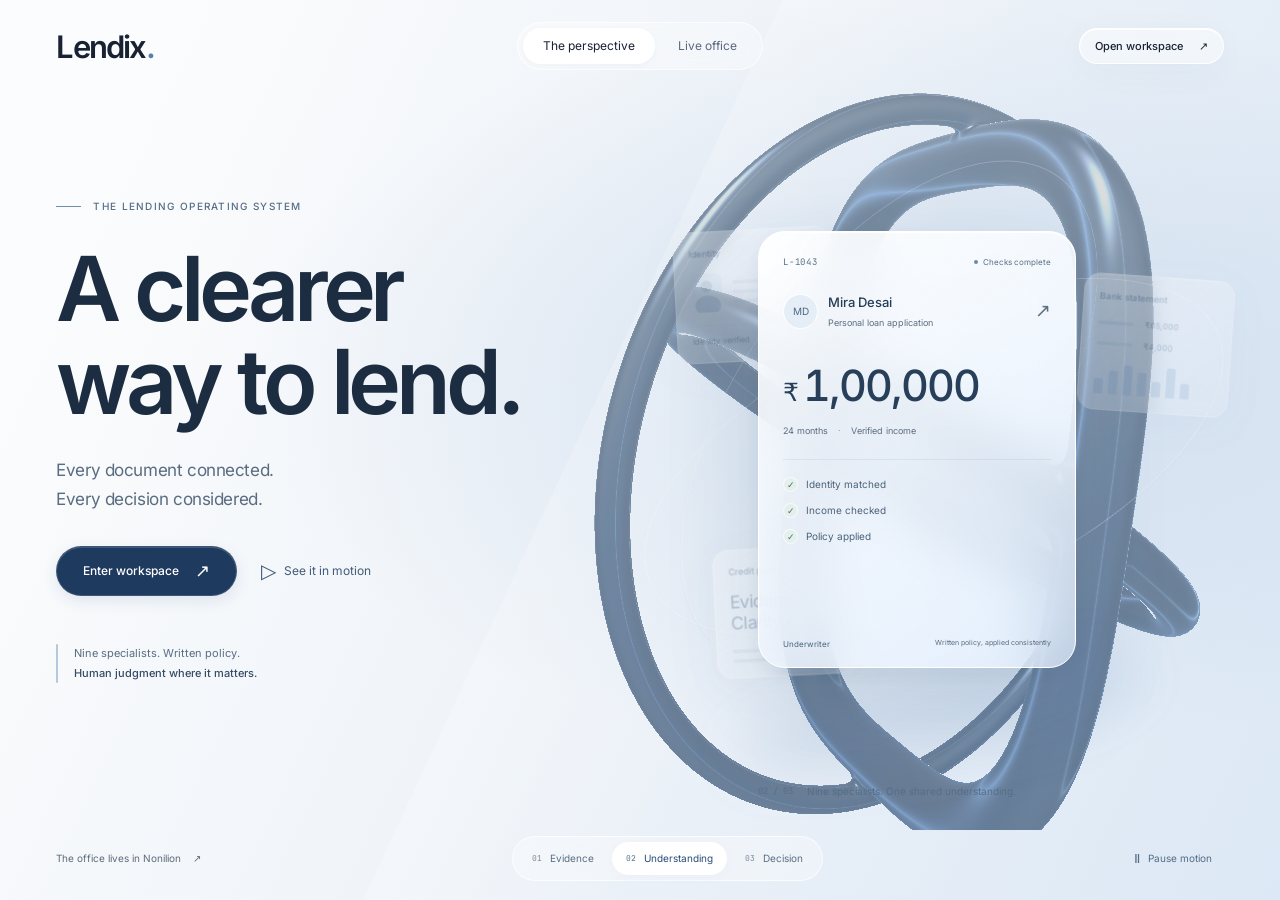
<file: static/index.html>
<!doctype html>
<html lang="en">
<head>
  <meta charset="utf-8"><meta name="viewport" content="width=device-width, initial-scale=1"><meta name="theme-color" content="#edf3fa">
  <meta name="description" content="Lendix brings evidence, written credit policy and human judgment into one considered lending process.">
  <title>Lendix · A clearer way to lend</title>
  <link rel="icon" href="/static/favicon.svg" type="image/svg+xml">
  <link rel="stylesheet" href="/static/system.css"><link rel="stylesheet" href="/static/landing.css">
  <script src="/static/landing.js" defer></script>
</head>
<body class="landing-page">
  <a class="skip-link" href="#landing-main">Skip to content</a>
  <div class="landing-wash" aria-hidden="true"></div>
  <header class="landing-nav">
    <a class="wordmark" href="/" aria-label="Lendix home">Lendix<span class="wordmark-period">.</span></a>
    <nav class="nav-switch" aria-label="Main navigation"><a href="/" aria-current="page">The perspective</a><a href="/office">Live office</a></nav>
    <a class="button small ghost nav-enter" href="/app">Open workspace <span aria-hidden="true">↗</span></a>
  </header>
  <main id="landing-main" class="landing-main">
    <div class="hero-copy">
      <p class="hero-eyebrow"><span class="eyebrow-line" aria-hidden="true"></span>The lending operating system</p>
      <h1>A clearer<br> way to lend.</h1>
      <p class="hero-description">Every document connected.<br>Every decision considered.</p>
      <div class="hero-actions"><a class="button hero-primary" href="/app">Enter workspace <span aria-hidden="true">↗</span></a><button id="process-replay" class="hero-secondary" type="button"><span class="play-mark" aria-hidden="true">▷</span> See it in motion</button></div>
      <div class="hero-principle"><span class="principle-rule" aria-hidden="true"></span><p>Nine specialists. Written policy.<br><strong>Human judgment where it matters.</strong></p></div>
    </div>
    <section class="engine-stage" aria-label="A visual journey from lending evidence to a policy decision">
      <canvas id="glass-engine" aria-hidden="true"></canvas>
      <div class="engine-fallback" aria-hidden="true"><div></div><div></div><div></div></div>
      <div class="orbital orbit-one" aria-hidden="true"></div><div class="orbital orbit-two" aria-hidden="true"></div>
      <div class="source-document source-identity" aria-hidden="true"><span class="source-tab">Identity</span><div class="identity-layout"><span class="identity-portrait"></span><div class="source-lines"><i></i><i></i><i></i></div></div><span class="source-check">Identity verified <b>✓</b></span></div>
      <div class="source-document source-statement" aria-hidden="true"><span class="source-tab">Bank statement</span><div class="statement-line"><i></i><span>₹65,000</span></div><div class="statement-line"><i></i><span>₹4,000</span></div><div class="source-chart"><i></i><i></i><i></i><i></i><i></i><i></i><i></i></div></div>
      <div class="source-document source-policy" aria-hidden="true"><span class="source-tab">Credit policy</span><span class="policy-expression">Evidence in.<br>Clarity out.</span><div class="source-lines"><i></i><i></i></div></div>
      <div class="dossier-shadow" aria-hidden="true"></div>
      <article class="hero-dossier" aria-label="Illustrated application L-1043, Mira Desai, one lakh rupees">
        <div class="dossier-top"><span class="mono">L-1043</span><span class="dossier-live"><i></i><span id="dossier-stage">Evidence connected</span></span></div>
        <div class="dossier-person"><span class="dossier-avatar">MD</span><div><span class="dossier-name">Mira Desai</span><span class="dossier-type">Personal loan application</span></div><span class="dossier-arrow" aria-hidden="true">↗</span></div>
        <div class="dossier-amount"><span class="currency">₹</span><span>1,00,000</span></div>
        <div class="dossier-meta"><span>24 months</span><span class="meta-dot">·</span><span>Verified income</span></div>
        <div class="dossier-divider"></div>
        <div class="dossier-checks"><span><i class="check-symbol">✓</i> Identity matched</span><span><i class="check-symbol">✓</i> Income checked</span><span><i class="check-symbol">✓</i> Policy applied</span></div>
        <div class="dossier-result"><span class="result-symbol" aria-hidden="true">✓</span><div><span class="result-title">Approved by policy</span><span class="result-caption">Every reason. On record.</span></div><span class="result-seal">v1</span></div>
        <div class="dossier-bottom"><span>Underwriter</span><span>Written policy, applied consistently</span></div>
      </article>
      <div class="policy-notification" aria-hidden="true"><span class="notification-mark">✓</span><div><strong>The whole picture.</strong><span>One considered decision.</span></div></div>
      <div class="scene-caption"><span class="scene-index" id="scene-index">01 / 03</span><span id="scene-caption">A complete picture begins with evidence.</span></div>
    </section>
  </main>
  <footer class="landing-footer">
    <a class="footer-note nonilion-room-link" href="https://www.nonilion.com/room/emp-3j51-ge67-xbc7" target="_blank" rel="noopener noreferrer">The office lives in Nonilion <span aria-hidden="true">↗</span></a>
    <div class="chapter-control" role="group" aria-label="Animation chapters"><button type="button" data-chapter="0" aria-pressed="true"><span>01</span> Evidence</button><button type="button" data-chapter="1" aria-pressed="false"><span>02</span> Understanding</button><button type="button" data-chapter="2" aria-pressed="false"><span>03</span> Decision</button></div>
    <button id="motion-toggle" class="motion-toggle" type="button" aria-pressed="false"><span aria-hidden="true" id="motion-symbol">Ⅱ</span><span id="motion-label">Pause motion</span></button>
  </footer>
</body>
</html>
</file>
<file: static/system.css>
@font-face{font-family:Inter;src:url('/static/fonts/inter-latin-400-normal.woff2') format('woff2');font-weight:400;font-display:swap}
@font-face{font-family:Inter;src:url('/static/fonts/inter-latin-500-normal.woff2') format('woff2');font-weight:500;font-display:swap}
@font-face{font-family:Inter;src:url('/static/fonts/inter-latin-600-normal.woff2') format('woff2');font-weight:600;font-display:swap}
@font-face{font-family:Inter;src:url('/static/fonts/inter-latin-700-normal.woff2') format('woff2');font-weight:700;font-display:swap}
@font-face{font-family:'Instrument Serif';src:url('/static/fonts/instrument-serif-latin-400-italic.woff2') format('woff2');font-style:italic;font-weight:400;font-display:swap}
@font-face{font-family:'JetBrains Mono';src:url('/static/fonts/jetbrains-mono-latin-400-normal.woff2') format('woff2');font-weight:400;font-display:swap}
:root{
  --paper:#f3f6fa;--surface:#fff;--ink:#182233;--muted:#5b697c;--hairline:rgba(84,109,141,.16);
  --accent:#234c80;--amber:#a94f12;--green:#28694f;--blue-wash:#eaf1fa;--amber-wash:#fff2e5;--green-wash:#eaf4ee;
  --mono:'JetBrains Mono',monospace;--serif:'Instrument Serif',Georgia,serif;--radius:22px;--ease:220ms cubic-bezier(.2,.75,.2,1);
  --glass:rgba(255,255,255,.64);--glass-strong:rgba(255,255,255,.88);--glass-line:rgba(255,255,255,.95);
  --shadow:0 8px 36px #2d537b09,0 1px 3px #2d537b05,inset 0 1px 0 #ffffff;
}
*{box-sizing:border-box}html{scroll-behavior:smooth}body{margin:0;color:var(--ink);font:14px/1.5 Inter,-apple-system,BlinkMacSystemFont,sans-serif;-webkit-font-smoothing:antialiased;background:#eff4fa}button,input,select,textarea{font:inherit;color:inherit}button,a,input,select,textarea,summary{touch-action:manipulation}button,summary{cursor:pointer}button:disabled{cursor:default;opacity:.45}button{appearance:none;-webkit-appearance:none;transition:background var(--ease),border-color var(--ease),box-shadow var(--ease),transform var(--ease)}h1,h2,h3,p{margin:0}h1,h2,h3{font-weight:600}a{color:var(--accent);text-underline-offset:4px}button svg,a svg{flex:none}[hidden]{display:none!important}:focus-visible{outline:3px solid #3777b7;outline-offset:4px}input,textarea,select{accent-color:var(--accent)}
.sr-only{position:absolute;width:1px;height:1px;overflow:hidden;clip:rect(0,0,0,0);white-space:nowrap}.skip-link{position:fixed;top:12px;left:16px;z-index:100;padding:10px 18px;border-radius:99px;background:#fff;transform:translateY(-160%)}.skip-link:focus{transform:none}.mono,.eyebrow{font-family:var(--mono);font-size:10px;letter-spacing:.09em;text-transform:uppercase;line-height:1.6}.eyebrow{color:var(--muted)}.muted{color:var(--muted)}.quiet-notice{font-size:11px;color:var(--muted)}.wordmark{color:var(--ink);font-size:27px;line-height:1;font-weight:600;letter-spacing:-1.5px;text-decoration:none}.wordmark-period{color:#5780af}.site-header{display:flex;justify-content:space-between;align-items:center;gap:24px;border:1px solid var(--glass-line);background:var(--glass);box-shadow:var(--shadow);backdrop-filter:blur(28px) saturate(150%);-webkit-backdrop-filter:blur(28px) saturate(150%);border-radius:24px;height:70px;padding:0 28px}.header-left,.header-nav{display:flex;gap:24px;align-items:center}.header-nav a{font-size:12px;text-decoration:none}.header-nav a:hover{text-decoration:underline}.header-divider{height:18px;width:1px;background:var(--hairline)}.header-page{color:var(--muted);font-size:12px}.nav-switch{display:flex;align-items:center;background:#dce6f044;padding:4px;border-radius:99px;border:1px solid #fff8;gap:3px}.nav-switch a{padding:8px 16px;border-radius:99px;color:var(--muted);font-size:12px;text-decoration:none;white-space:nowrap}.nav-switch a[aria-current=page]{background:#fff;color:var(--ink);box-shadow:0 2px 7px #234c800a}.nav-switch a:hover{color:var(--ink)}.button{display:inline-flex;align-items:center;justify-content:center;gap:16px;min-height:44px;padding:11px 20px;border:1px solid #ffffff24;border-radius:99px;background:var(--accent);box-shadow:0 5px 16px #234c801c,inset 0 1px 0 #ffffff28;color:white;font-size:12px;font-weight:500;text-decoration:none;white-space:nowrap}.button:hover{background:#193b65;box-shadow:0 6px 20px #234c802c}.button:active{transform:scale(.985)}.button.ghost{background:#ffffff7a;border-color:#ffffffd9;color:var(--ink);box-shadow:var(--shadow)}.button.ghost:hover{background:#fff}.button.small{min-height:36px;padding:8px 15px;font-size:11px}.text-button{border:0;background:none;color:var(--accent);padding:6px 0;font-size:12px;text-align:left;text-decoration:underline;text-underline-offset:4px}.pill{display:inline-flex;gap:6px;align-items:center;border:1px solid var(--hairline);border-radius:99px;font-size:10px;font-weight:500;white-space:nowrap;padding:5px 9px;background:#ffffffbc}.pill-dot{height:5px;width:5px;border-radius:50%;background:currentColor}.pill.green{color:var(--green);background:var(--green-wash);border-color:#28694f16}.pill.amber{color:var(--amber);background:var(--amber-wash);border-color:#a94f121a}.pill.blue{color:var(--accent);background:var(--blue-wash);border-color:#234c8016}.field{display:grid;gap:8px;font-size:12px;font-weight:500}.field input,.field select,.field textarea{width:100%;min-height:44px;padding:12px 14px;border:1px solid #ced9e5;background:#ffffffd9;border-radius:13px;font-size:14px}.field textarea{resize:vertical;line-height:1.6}.field-help{font-size:11px;font-weight:400;color:var(--muted)}.skeleton{display:block;height:14px;border-radius:5px;background:#dfe7f0;animation:quiet-pulse 1.8s ease-in-out infinite}.skeleton.short{width:40%}.skeleton.long{width:75%}.action-dialog{width:min(520px,calc(100vw - 32px));max-height:calc(100dvh - 40px);overflow:auto;border:1px solid #fff;border-radius:28px;padding:32px;background:#f7faffef;color:var(--ink);box-shadow:0 24px 100px #12315430,inset 0 1px #fff;backdrop-filter:blur(40px);-webkit-backdrop-filter:blur(40px)}.action-dialog::backdrop{background:#19365135;backdrop-filter:blur(7px)}.dialog-topline{display:flex;justify-content:space-between;align-items:center;margin-bottom:24px}.dialog-topline .mono{color:var(--muted)}.action-dialog h2{font-size:32px;line-height:1.05;letter-spacing:-1.2px;margin-top:10px}.dialog-description{font-size:12px;line-height:1.8;color:var(--muted);margin:18px 0 22px}.action-dialog .field{margin-top:18px}.action-dialog .button{width:100%;margin-top:24px}.form-error{font-size:12px;color:var(--amber);margin-top:16px}.toast{position:fixed;bottom:24px;left:50%;transform:translateX(-50%);max-width:calc(100vw - 32px);padding:12px 20px;background:#183653;color:#fff;border:1px solid #ffffff33;border-radius:99px;font-size:12px;z-index:100;box-shadow:0 8px 40px #18365325}.glass{border:1px solid var(--glass-line);background:var(--glass);box-shadow:var(--shadow);backdrop-filter:blur(28px) saturate(140%);-webkit-backdrop-filter:blur(28px) saturate(140%)}@keyframes quiet-pulse{50%{opacity:.45}}@keyframes appear{from{opacity:0;transform:translateY(8px)}to{opacity:1;transform:none}}@media(prefers-reduced-motion:reduce){html{scroll-behavior:auto}*,*::before,*::after{animation:none!important;transition:none!important;scroll-behavior:auto!important}}@media(prefers-reduced-transparency:reduce){.glass,.site-header,.action-dialog{background:#f7f9fc;backdrop-filter:none;-webkit-backdrop-filter:none}}@supports not(backdrop-filter:blur(1px)){.glass,.site-header,.action-dialog{background:#f7f9fc}}@media(max-width:650px){.site-header{padding:0 16px;height:62px;border-radius:21px}.wordmark{font-size:25px}.header-left,.header-nav{gap:12px}.nav-switch a{padding:7px 10px;font-size:11px}.action-dialog{padding:24px}.action-dialog h2{font-size:28px}.toast{border-radius:18px}}
</file>
<file: static/landing.css>
.landing-page{height:100svh;min-height:560px;overflow:hidden;background:#eef3f9;isolation:isolate}
.landing-wash{position:fixed;inset:0;z-index:-1;background:radial-gradient(ellipse at 74% 42%,#bfd2e88c,transparent 52%),linear-gradient(115deg,#fbfcfd 10%,#edf2f8 55%,#dce8f5);overflow:hidden}
.landing-wash::after{content:"";position:absolute;inset:0;background:linear-gradient(115deg,transparent 46%,#ffffff66 46.1%,transparent 62%);opacity:.55}
.landing-nav{height:92px;display:flex;align-items:center;justify-content:space-between;padding:0 clamp(28px,4.4vw,84px);gap:24px;position:relative;z-index:20}
.landing-nav .wordmark{font-size:31px;letter-spacing:-1.8px}.landing-nav .nav-switch{position:absolute;left:50%;transform:translateX(-50%);background:#ffffff50;border:1px solid #ffffffa8;padding:5px;backdrop-filter:blur(20px);-webkit-backdrop-filter:blur(20px)}.landing-nav .nav-switch a{padding:9px 20px}.nav-enter{min-height:39px;font-size:11px;padding:9px 18px}
.landing-main{z-index:1;isolation:isolate;height:calc(100svh - 176px);min-height:380px;position:relative;display:grid;grid-template-columns:45% 55%;align-items:center;padding:0 clamp(28px,4.4vw,84px)}
.hero-copy{position:relative;z-index:5;padding-bottom:26px}.hero-eyebrow{display:flex;align-items:center;gap:12px;text-transform:uppercase;letter-spacing:.13em;font-size:10px;font-weight:500;color:#556c86;margin-bottom:28px}.eyebrow-line{width:25px;height:1px;background:#718daa}.hero-copy h1{font-family:-apple-system,BlinkMacSystemFont,Inter,sans-serif;font-size:clamp(68px,7vw,124px);font-weight:600;line-height:1.04;letter-spacing:-.057em;color:#1c2d42}.hero-description{font-size:17px;line-height:1.7;color:#5a6c80;margin-top:28px;letter-spacing:-.025em}.hero-actions{display:flex;align-items:center;gap:24px;margin-top:32px}.hero-primary{height:50px;padding:0 26px;font-size:12px;background:#1e3a5f}.hero-primary span{font-size:18px}.hero-secondary{display:flex;gap:8px;align-items:center;border:0;background:none;padding:12px 0;font-size:12px;color:#425c77}.play-mark{font-size:20px;line-height:1}.hero-secondary:hover{text-decoration:underline;text-underline-offset:4px}.hero-principle{display:flex;gap:16px;margin-top:48px;align-items:stretch}.principle-rule{width:2px;background:#b5c8dc;border-radius:2px}.hero-principle p{font-size:11px;line-height:1.8;color:#596d83}.hero-principle strong{font-weight:500;color:#344c65}
.engine-stage{position:absolute;inset:-30px -4vw -14px 40%;isolation:isolate;perspective:1400px;--float:0;--phase:0;pointer-events:none}.engine-stage canvas{width:100%;height:100%;position:absolute;inset:0;z-index:-1}.engine-fallback{position:absolute;inset:12% 12% 10%;display:grid;place-items:center;z-index:-1;opacity:.85}.engine-fallback div{position:absolute;width:70%;aspect-ratio:1;border:22px solid #eff7ffab;border-radius:38%;box-shadow:inset 0 2px 4px #fff,0 25px 80px #6187b63b,inset 0 -15px 40px #8fb3dc3b;transform:rotate(-25deg) rotateY(35deg)}.engine-fallback div:nth-child(2){width:48%;transform:rotate(40deg) rotateX(60deg);border-width:18px}.engine-fallback div:nth-child(3){width:84%;transform:rotate(80deg) rotateY(70deg);border-width:12px}.webgl-ready .engine-fallback{opacity:0}
.orbital{position:absolute;border:1px solid #ffffff75;border-radius:50%;left:13%;top:16%;width:75%;height:66%;transform:rotate(-24deg) rotateX(57deg);box-shadow:0 1px 0 #557c9b13;opacity:.7}.orbit-two{transform:rotate(36deg) rotateY(64deg);left:10%;top:11%;width:78%;height:74%;opacity:.42}
.source-document{position:absolute;width:180px;padding:17px;background:linear-gradient(145deg,#ffffffed,#f4f8fe94);border:1px solid #fff;border-radius:18px;box-shadow:0 10px 40px #355d8d13,inset 0 1px 0 #fff;backdrop-filter:blur(12px);-webkit-backdrop-filter:blur(12px);transition:transform 1.3s cubic-bezier(.18,.7,.16,1),opacity 1s ease;z-index:1;will-change:transform;transform-style:preserve-3d}.source-tab{font-size:10px;color:#4e6a87;display:block;margin-bottom:15px;font-weight:500}.source-identity{left:10%;top:14%;transform:rotate(-13deg) rotateY(15deg)}.source-statement{right:5%;top:23%;width:168px;transform:rotate(12deg) rotateY(-15deg)}.source-policy{left:15%;bottom:13%;transform:rotate(-9deg) rotateX(12deg);width:161px}.identity-layout{display:flex;gap:12px;align-items:center}.identity-portrait{position:relative;width:36px;height:44px;background:#dce8f3;border-radius:8px;overflow:hidden}.identity-portrait::before{content:"";position:absolute;width:13px;height:13px;border-radius:50%;background:#a3b7cb;left:12px;top:8px}.identity-portrait::after{content:"";position:absolute;left:5px;bottom:-4px;width:29px;height:23px;background:#a3b7cb;border-radius:50%}.source-lines{display:flex;flex-direction:column;gap:7px;flex:1}.source-lines i{height:4px;background:#a9bdcf66;border-radius:99px;display:block;width:100%}.source-lines i:nth-child(2){width:70%}.source-lines i:nth-child(3){width:86%}.source-check{display:flex;justify-content:space-between;font-size:9px;color:#456b62;margin-top:15px;border-top:1px solid #6b8a9c16;padding-top:10px}.source-check b{font-weight:500}.statement-line{display:flex;align-items:center;gap:12px;font-size:9px;color:#4b637e;margin-top:10px}.statement-line i{height:4px;width:40px;background:#c3d1df;border-radius:99px}.source-chart{display:flex;gap:6px;align-items:end;height:37px;margin-top:12px}.source-chart i{width:10px;height:45%;background:#aac1db;border-radius:3px 3px 0 0}.source-chart i:nth-child(2n){height:70%}.source-chart i:nth-child(3n){height:90%}.policy-expression{font-size:20px;line-height:1.2;letter-spacing:-.6px;display:block;margin-bottom:18px;color:#4e6c8d}
.hero-dossier{position:absolute;left:30%;top:23%;width:318px;padding:23px 24px 17px;z-index:3;border:1px solid #fff;border-radius:27px;background:linear-gradient(145deg,#ffffffed,#f6faffda 45%,#e8f2ffad);box-shadow:0 35px 95px #2d527c27,0 8px 20px #2c4b6510,inset 0 1px 1px #fff;backdrop-filter:blur(26px) saturate(135%);-webkit-backdrop-filter:blur(26px) saturate(135%);transform:rotateY(-9deg) rotateX(5deg) rotateZ(-3deg);transition:transform 1.6s cubic-bezier(.2,.7,.15,1),box-shadow 1.4s ease;will-change:transform}.dossier-top{display:flex;align-items:center;justify-content:space-between;gap:10px;margin-bottom:24px;color:#596e84}.dossier-top .mono{font-size:9px}.dossier-live{display:flex;align-items:center;gap:5px;font-size:8px;white-space:nowrap}.dossier-live i{width:4px;height:4px;border-radius:50%;background:#668cab}.dossier-person{display:flex;gap:10px;align-items:center}.dossier-avatar{width:35px;height:35px;display:grid;place-items:center;flex:none;background:#e5edf6;border:1px solid #fff;border-radius:50%;font-size:10px;color:#506b86}.dossier-person>div{display:grid;gap:3px}.dossier-name{font-size:13px;font-weight:500;color:#233d57}.dossier-type{font-size:9px;color:#5d6e81}.dossier-arrow{margin-left:auto;font-size:19px;color:#5d6f81}.dossier-amount{font-size:43px;letter-spacing:-2px;font-weight:500;color:#273f59;margin-top:24px;font-variant-numeric:tabular-nums;display:flex;gap:4px;align-items:baseline}.dossier-amount .currency{font-size:25px;letter-spacing:0;font-weight:400}.dossier-meta{display:flex;gap:10px;font-size:9px;color:#5b6e80;margin-top:6px}.meta-dot{opacity:.6}.dossier-divider{height:1px;background:#6785a11f;margin:22px 0 17px}.dossier-checks{display:grid;gap:11px;font-size:10px;color:#4c637a}.dossier-checks>span{display:flex;gap:8px;align-items:center;opacity:.35;transform:translateX(4px);transition:opacity .65s ease,transform .8s ease}.check-symbol{font-style:normal;font-size:9px;display:grid;place-items:center;width:15px;height:15px;border-radius:50%;color:#52736b;background:#e4efece0;border:1px solid #ffffffae}.dossier-result{display:flex;align-items:center;gap:10px;padding:13px 12px;margin-top:19px;background:#edf6f1c2;border:1px solid #ffffffcc;border-radius:15px;opacity:0;transform:translateY(12px);transition:opacity .8s ease,transform 1s cubic-bezier(.2,.8,.2,1)}.result-symbol{display:grid;place-items:center;width:25px;height:25px;border-radius:50%;background:#d8ebdf;color:#376d53;font-size:12px}.dossier-result>div{display:grid;gap:3px}.result-title{font-size:10px;font-weight:500;color:#305f49}.result-caption{font-size:8px;color:#567264}.result-seal{font-family:var(--mono);margin-left:auto;font-size:9px;color:#557465}.dossier-bottom{display:flex;justify-content:space-between;gap:10px;margin-top:17px;font-size:7px;color:#5b6c7d}.dossier-bottom>span:first-child{font-size:8px;color:#46647e}.dossier-shadow{position:absolute;left:27%;top:80%;width:50%;height:10%;border-radius:50%;background:#6c92bf25;filter:blur(25px);transform:rotate(-12deg)}
.policy-notification{position:absolute;z-index:4;right:8%;bottom:14%;display:flex;gap:11px;align-items:center;border:1px solid #ffffffc9;background:#ffffffe0;box-shadow:0 10px 50px #365c7f1c;padding:15px 20px;border-radius:18px;backdrop-filter:blur(20px);-webkit-backdrop-filter:blur(20px);opacity:0;transform:translateY(20px);transition:opacity 1s ease,transform 1.1s cubic-bezier(.18,.75,.18,1)}.notification-mark{display:grid;place-items:center;flex:none;width:27px;height:27px;background:#e4f0e9;color:#376c51;border-radius:50%;font-size:13px}.policy-notification>div{display:grid;gap:3px}.policy-notification strong{font-size:11px;font-weight:500;color:#35536c}.policy-notification div span{font-size:9px;color:#586e81}.scene-caption{position:absolute;bottom:4%;left:30%;display:flex;gap:14px;align-items:center;font-size:10px;color:#556e86}.scene-index{font-family:var(--mono);font-size:9px;color:#577087}.scene-caption span:last-child{max-width:245px}
.landing-page[data-chapter="1"] .source-identity,.landing-page[data-chapter="2"] .source-identity{transform:translate(70px,50px) rotate(-3deg) scale(.88);opacity:.28}.landing-page[data-chapter="1"] .source-statement,.landing-page[data-chapter="2"] .source-statement{transform:translate(-50px,30px) rotate(4deg) scale(.9);opacity:.3}.landing-page[data-chapter="1"] .source-policy,.landing-page[data-chapter="2"] .source-policy{transform:translate(70px,-45px) rotate(-3deg) scale(.88);opacity:.35}.landing-page[data-chapter="1"] .hero-dossier{transform:rotateY(0deg) rotateX(0deg) rotateZ(0deg) translateY(-8px)}.landing-page[data-chapter="2"] .hero-dossier{transform:rotateY(0deg) rotateX(0deg) rotateZ(0deg) translateY(-16px);box-shadow:0 40px 110px #365d8525,0 5px 16px #3d669a18,inset 0 1px #fff}.landing-page[data-chapter="1"] .dossier-checks>span,.landing-page[data-chapter="2"] .dossier-checks>span{opacity:1;transform:none}.dossier-checks>span:nth-child(2){transition-delay:.4s}.dossier-checks>span:nth-child(3){transition-delay:.85s}.landing-page[data-chapter="2"] .dossier-result,.landing-page[data-chapter="2"] .policy-notification{opacity:1;transform:none}.landing-page[data-chapter="2"] .policy-notification{transition-delay:.6s}
.landing-footer{height:84px;display:flex;align-items:center;justify-content:space-between;padding:0 clamp(28px,4.4vw,84px);gap:24px;position:relative;z-index:10}.footer-note{font-size:10px;color:#5c6b7c}.chapter-control{display:flex;align-items:center;gap:4px;border:1px solid #ffffffb5;padding:5px;background:#ffffff4f;border-radius:99px;backdrop-filter:blur(20px);-webkit-backdrop-filter:blur(20px)}.chapter-control button{border:0;display:flex;align-items:center;gap:8px;border-radius:99px;background:transparent;color:#5a6f83;padding:9px 14px;font-size:10px}.chapter-control button span{font-family:var(--mono);font-size:8px;opacity:.8}.chapter-control button[aria-pressed=true]{background:#fff;color:#274d76;box-shadow:0 2px 10px #53728c0a}.motion-toggle{border:0;background:none;font-size:10px;display:flex;gap:8px;align-items:center;color:#526d86;padding:10px 0;min-width:90px}.motion-toggle>span:first-child{font-size:13px;line-height:1}.hero-copy,.engine-stage{opacity:1}@keyframes hero-enter{from{opacity:0;transform:translateY(18px)}to{opacity:1;transform:none}}@keyframes scene-enter{from{opacity:0;transform:translateY(20px) scale(.97)}to{opacity:1;transform:none}}
@media(min-width:1700px){.hero-dossier{width:370px;left:31%;top:24%;padding:28px}.dossier-name{font-size:15px}.dossier-amount{font-size:51px}.dossier-type,.dossier-meta,.dossier-checks{font-size:11px}.dossier-top{margin-bottom:28px}.dossier-checks{gap:14px}.dossier-result{padding:15px}.result-title{font-size:12px}.result-caption{font-size:10px}.dossier-bottom{font-size:8px}.dossier-bottom>span:first-child{font-size:9px}.source-document{width:210px;padding:22px}.source-tab{font-size:12px}.source-statement{width:190px}.source-policy{width:190px}.policy-notification{right:13%;bottom:14%;padding:20px 24px}.policy-notification strong{font-size:13px}.policy-notification div span{font-size:11px}.scene-caption{left:32%;bottom:5%}}
@media(max-width:1200px){.landing-main{grid-template-columns:44% 56%;padding-left:36px}.landing-nav,.landing-footer{padding-left:36px;padding-right:36px}.hero-copy h1{font-size:80px}.hero-description{font-size:15px}.hero-actions{gap:17px}.hero-primary{padding:0 20px}.hero-secondary{font-size:11px}.engine-stage{left:38%;right:-7%}.hero-dossier{left:27%;width:290px;padding:20px;top:23%}.source-document{width:152px;padding:14px}.source-identity{left:8%;top:13%}.source-statement{right:6%;top:22%;width:142px}.source-policy{left:12%;bottom:14%;width:144px}.policy-expression{font-size:18px}.dossier-amount{font-size:39px}.policy-notification{right:8%;bottom:12%;padding:13px 16px}.scene-caption{left:24%;bottom:4%;font-size:9px}.footer-note{max-width:160px;line-height:1.6}.chapter-control button{padding:8px 11px}}
@media(max-height:760px) and (min-width:761px){.landing-nav{height:78px}.landing-main{z-index:1;isolation:isolate;height:calc(100svh - 144px);min-height:350px}.landing-footer{height:66px}.hero-eyebrow{margin-bottom:20px}.hero-copy h1{font-size:clamp(62px,7vw,100px)}.hero-description{margin-top:20px;font-size:15px}.hero-actions{margin-top:23px}.hero-principle{margin-top:30px}.engine-stage{top:-15px;bottom:0}.hero-dossier{top:16%;width:288px;padding:18px 20px 14px}.dossier-top{margin-bottom:16px}.dossier-amount{margin-top:16px;font-size:37px}.dossier-divider{margin:16px 0 13px}.dossier-checks{gap:8px}.dossier-result{margin-top:13px;padding:10px}.dossier-bottom{margin-top:13px}.policy-notification{bottom:10%}.source-identity{top:5%}.source-statement{top:14%}.source-policy{bottom:13%}.scene-caption{bottom:1%}}
@media(max-width:760px){.landing-page{min-height:640px}.landing-nav{height:76px;padding:0 24px}.landing-nav .wordmark{font-size:28px}.landing-nav .nav-switch{display:none}.nav-enter{font-size:10px;padding:8px 13px;min-height:34px}.landing-main{z-index:1;isolation:isolate;height:calc(100svh - 144px);min-height:496px;display:block;padding:16px 24px 0}.hero-copy{text-align:center;padding:0}.hero-eyebrow{justify-content:center;font-size:8px;margin:2px 0 18px;gap:8px}.eyebrow-line{width:17px}.hero-copy h1{font-size:clamp(50px,10.7vw,76px);line-height:1;letter-spacing:-.067em}.hero-copy h1 br{display:none}.hero-description{font-size:13px;line-height:1.6;margin-top:16px}.hero-description br{display:none}.hero-actions{justify-content:center;margin-top:20px;gap:20px}.hero-primary{height:42px;min-height:42px;font-size:11px;padding:0 20px}.hero-secondary{font-size:10px;gap:5px}.play-mark{font-size:16px}.hero-principle{display:none}.engine-stage{inset:230px -35px 0;perspective:1200px}.hero-dossier{width:248px;left:calc(50% - 124px);top:6%;padding:16px 18px 12px;border-radius:22px}.dossier-top{margin-bottom:16px}.dossier-top .mono{font-size:8px}.dossier-live{font-size:7px}.dossier-person{gap:8px}.dossier-avatar{width:29px;height:29px;font-size:9px}.dossier-name{font-size:11px}.dossier-type{font-size:8px}.dossier-amount{font-size:33px;margin-top:16px}.dossier-amount .currency{font-size:20px}.dossier-meta{font-size:8px;margin-top:4px}.dossier-divider{margin:15px 0 12px}.dossier-checks{gap:8px;font-size:8px}.check-symbol{width:12px;height:12px;font-size:8px}.dossier-result{padding:9px 10px;margin-top:13px;border-radius:12px;gap:7px}.result-symbol{width:21px;height:21px;font-size:10px}.result-title{font-size:9px}.result-caption{font-size:7px}.dossier-bottom{font-size:6px;margin-top:12px;gap:5px}.dossier-bottom>span:first-child{font-size:7px}.source-document{width:115px;padding:11px;border-radius:13px}.source-tab{font-size:8px;margin-bottom:9px}.source-identity{left:4%;top:1%;transform:rotate(-14deg) scale(.85)}.source-statement{right:2%;top:15%;transform:rotate(13deg) scale(.85);width:110px}.source-policy{left:6%;bottom:13%;width:107px;transform:rotate(-9deg) scale(.85)}.source-lines{gap:5px}.source-lines i{height:3px}.identity-portrait{width:25px;height:32px}.identity-portrait::before{left:8px;top:6px;width:10px;height:10px}.identity-portrait::after{width:23px;height:18px;left:2px}.source-check{font-size:6px;margin-top:9px;padding-top:7px}.statement-line{font-size:7px;gap:6px}.statement-line i{width:25px}.source-chart{height:22px;gap:4px}.source-chart i{width:7px}.policy-expression{font-size:14px;margin-bottom:12px}.policy-notification{right:8%;bottom:7%;padding:11px 13px;border-radius:14px;gap:8px}.policy-notification strong{font-size:9px}.policy-notification div span{font-size:8px}.notification-mark{width:22px;height:22px;font-size:11px}.scene-caption{display:none}.orbital{top:5%;left:10%;width:80%;height:90%}.orbit-two{top:0}.landing-footer{height:68px;padding:0 20px;gap:10px;justify-content:center}.footer-note{display:none}.chapter-control{padding:4px;gap:0}.chapter-control button{font-size:8px;padding:8px 10px;gap:5px}.chapter-control button span{font-size:7px}.motion-toggle{min-width:0;font-size:8px;gap:4px}.motion-toggle>span:first-child{font-size:11px}}
@media(max-width:760px) and (max-height:750px){.landing-page{min-height:600px}.landing-nav{height:66px}.landing-main{z-index:1;isolation:isolate;height:calc(100svh - 126px);min-height:474px;padding-top:6px}.hero-copy h1{font-size:49px}.hero-eyebrow{margin-bottom:12px}.hero-description{margin-top:12px;font-size:12px}.hero-actions{margin-top:14px}.engine-stage{top:204px;bottom:-10px}.hero-dossier{top:4%;transform:rotateY(-9deg) rotateX(5deg) rotateZ(-3deg) scale(.9)}.landing-page[data-chapter="1"] .hero-dossier{transform:translateY(-8px) scale(.9)}.landing-page[data-chapter="2"] .hero-dossier{transform:translateY(-14px) scale(.9)}.source-document{opacity:.7}.source-policy{bottom:8%}.policy-notification{bottom:3%}.landing-footer{height:60px}}
@media(prefers-reduced-transparency:reduce){.hero-dossier,.source-document,.policy-notification,.chapter-control{background:#f6faff;backdrop-filter:none;-webkit-backdrop-filter:none}}
.engine-stage{transition:opacity .35s ease}.scene-reset .engine-stage{opacity:0}

.nonilion-room-link{text-decoration:none;display:flex;align-items:center;gap:12px}.nonilion-room-link:hover{text-decoration:underline}
</file>
